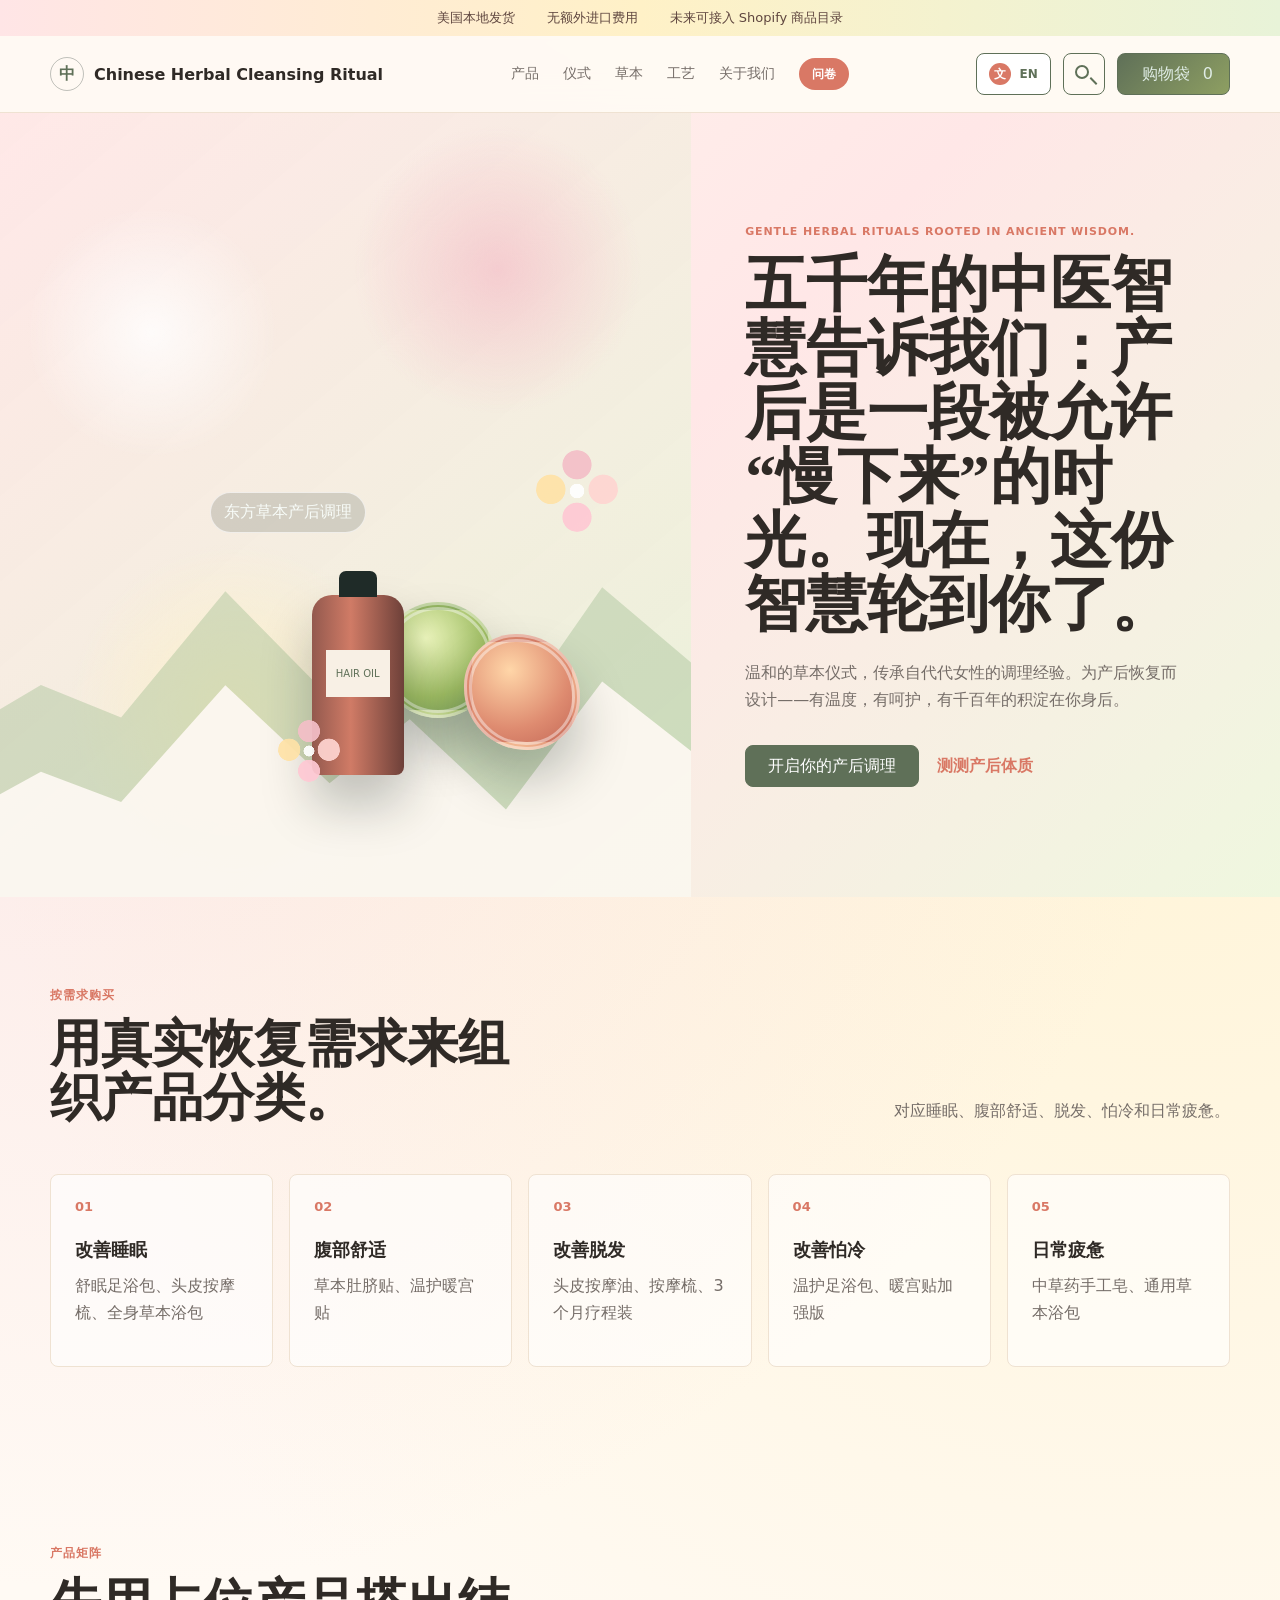
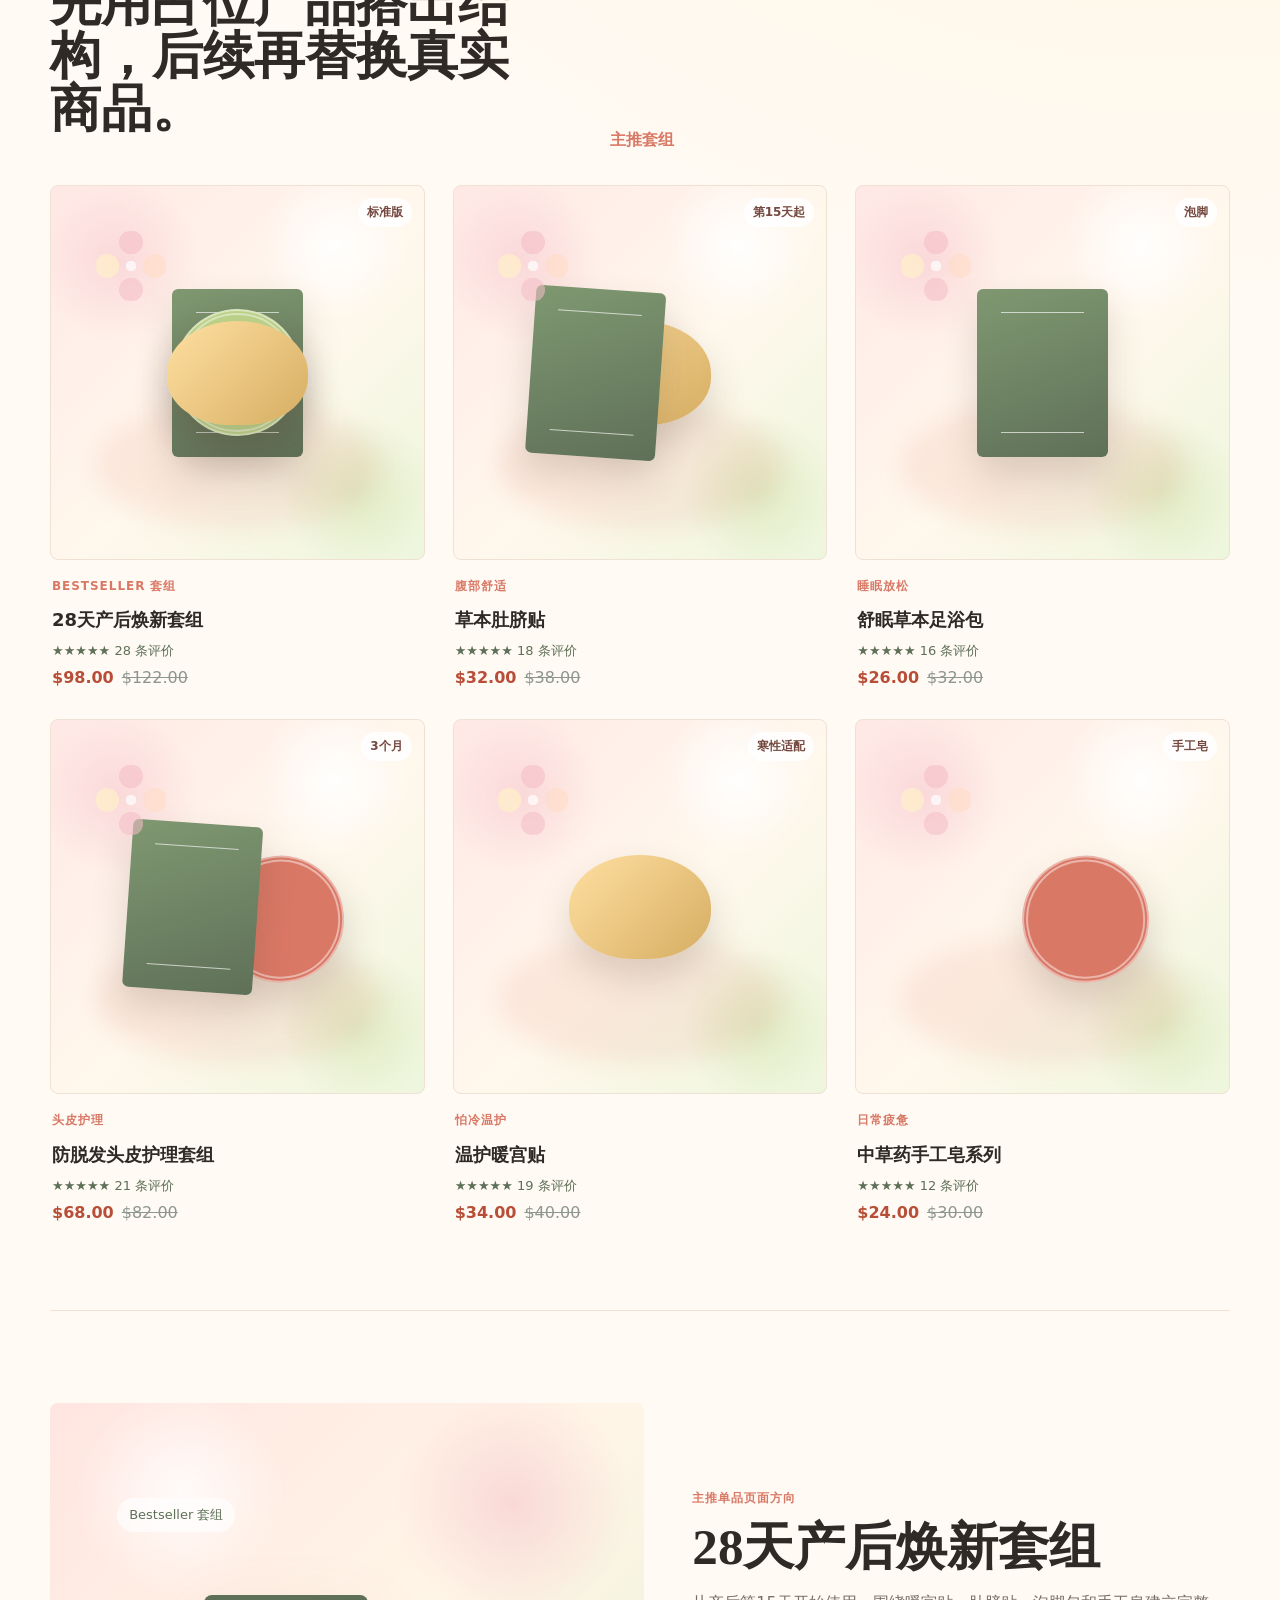
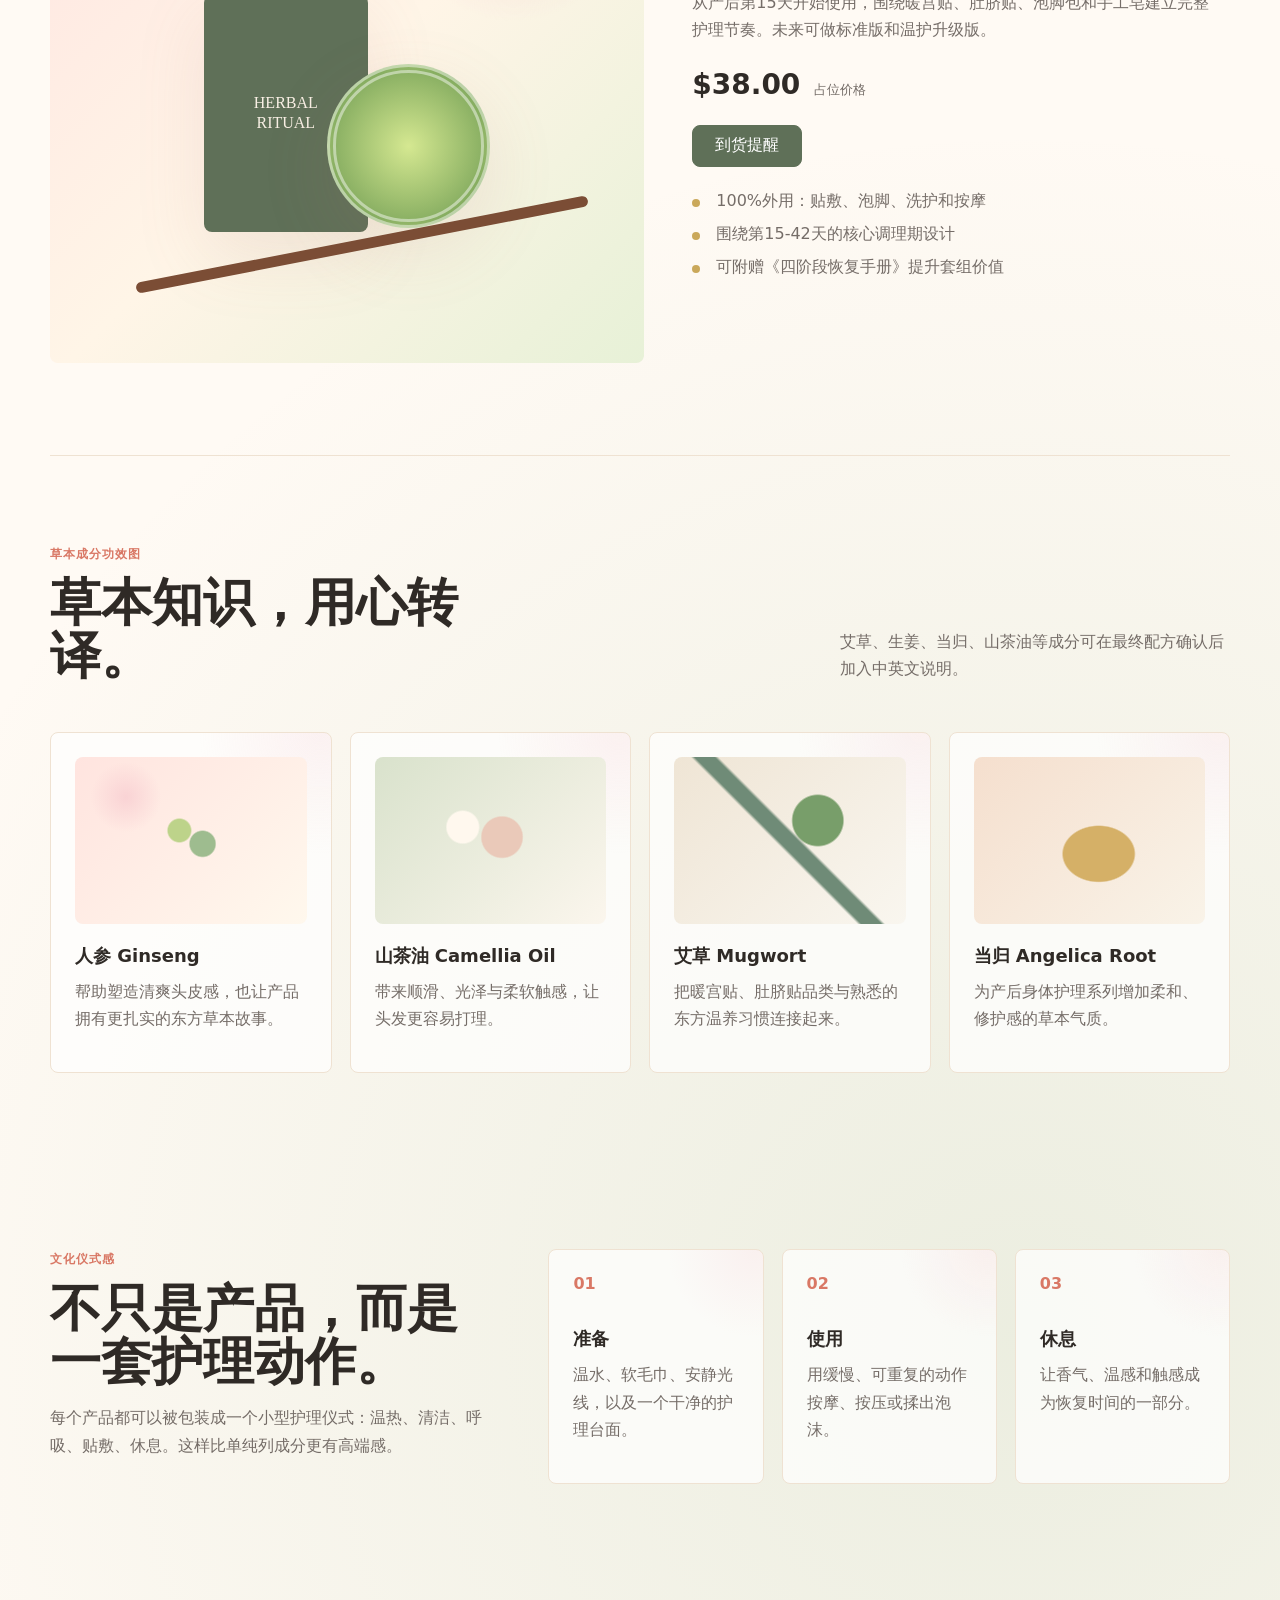
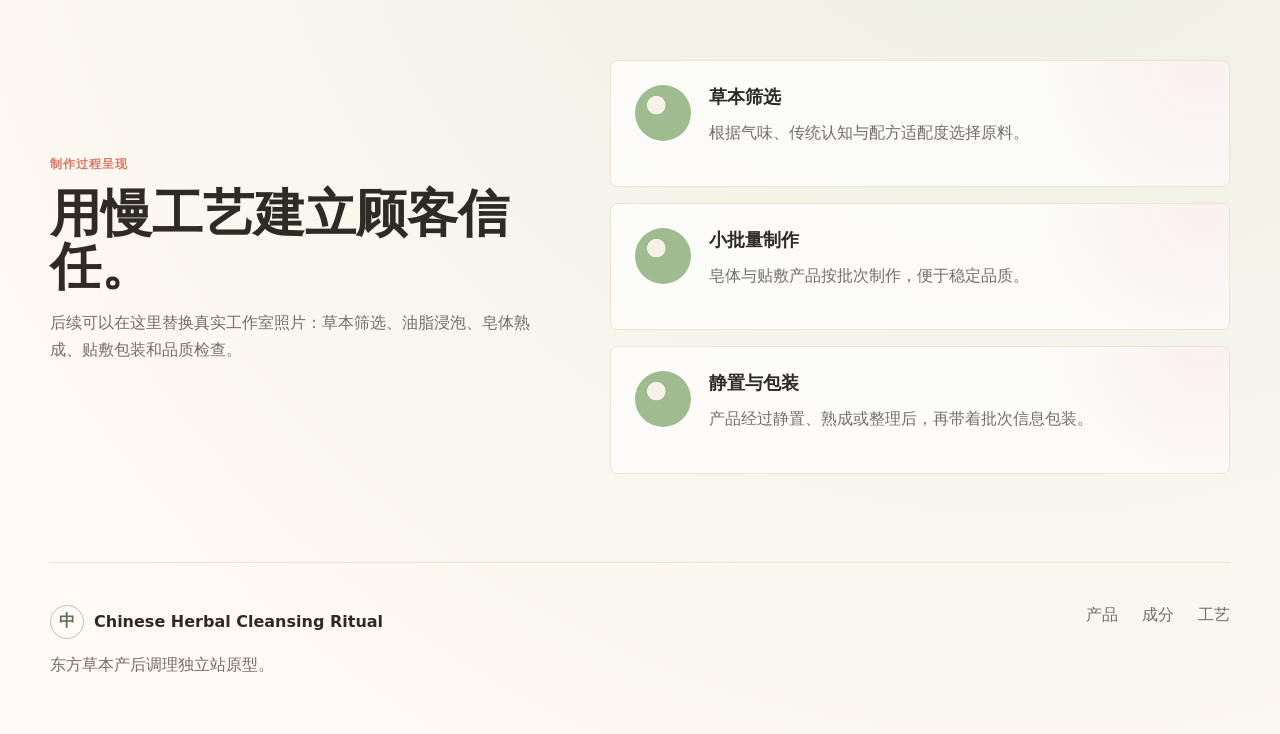
<file: index.html>
<!doctype html>
<html lang="zh-CN">
  <head>
    <meta charset="utf-8" />
    <meta name="viewport" content="width=device-width, initial-scale=1" />
    <title>Chinese Herbal Cleansing Ritual | 东方草本洁肤仪式</title>
    <meta
      name="description"
      content="A Shopify-ready storefront prototype for Eastern herbal postpartum hair, body, and ritual care."
    />
    <link rel="stylesheet" href="styles.css" />
  </head>
  <body>
    <header class="site-header">
      <div class="shipping-strip">
        <span data-i18n="shippingOne">美国本地发货</span>
        <span data-i18n="shippingTwo">无额外进口费用</span>
        <span data-i18n="shippingThree">未来可接入 Shopify 商品目录</span>
      </div>
      <nav class="nav" aria-label="Main navigation">
        <a class="brand" href="#top" aria-label="Chinese Herbal Cleansing Ritual home">
          <span class="brand-mark">中</span>
          <span data-i18n="brand">Chinese Herbal Cleansing Ritual</span>
        </a>
        <div class="nav-links">
          <a href="#shop" data-i18n="navShop">产品</a>
          <a href="#ritual" data-i18n="navRitual">仪式</a>
          <a href="#ingredients" data-i18n="navHerbs">草本</a>
          <a href="#process" data-i18n="navProcess">工艺</a>
          <a href="about.html" data-i18n="navStory">关于我们</a>
          <a class="survey-nav-link" href="survey.html" target="_blank" rel="noopener" aria-label="Open postpartum survey" data-i18n-title="surveyIconLabel">
            <span data-i18n="navSurvey">Survey</span>
          </a>
        </div>
        <div class="nav-actions">
          <button class="language-button" type="button" id="languageToggle" aria-label="Switch language">
            <span>文</span>
            <strong>EN</strong>
          </button>
          <button class="icon-button" type="button" aria-label="Search">
            <span aria-hidden="true"></span>
          </button>
          <button class="bag-button" type="button"><span data-i18n="cart">购物袋</span> <span>0</span></button>
        </div>
      </nav>
    </header>

    <main id="top">
      <section class="hero" aria-labelledby="hero-title">
        <div class="hero-visual" aria-hidden="true">
          <div class="mountain-layer layer-one"></div>
          <div class="mountain-layer layer-two"></div>
          <div class="hero-product">
            <span class="seal" data-i18n="heroSeal">东方草本仪式</span>
            <span class="soap soap-green"></span>
            <span class="soap soap-clay"></span>
            <span class="bottle"></span>
          </div>
        </div>
        <div class="hero-copy">
          <p class="eyebrow" data-i18n="heroEyebrow">给现代妈妈的东方草本护理</p>
          <h1 id="hero-title" data-i18n="heroTitle">把产后护理，变成安静而美的日常仪式。</h1>
          <p data-i18n="heroBody">
            A starter storefront for hair care, warming herbal patches, and hand-poured botanical
            soaps. Built around cultural storytelling, ingredient education, and calm trust.
          </p>
          <div class="hero-actions">
            <a class="primary-link" href="#shop" data-i18n="heroPrimary">查看产品矩阵</a>
            <a class="text-link" href="survey.html" target="_blank" rel="noopener" data-i18n="heroSecondary">测测产后体质</a>
          </div>
        </div>
      </section>

      <section class="section" id="benefits" aria-labelledby="benefits-title">
        <div class="section-heading">
          <div>
            <p class="eyebrow" data-i18n="benefitsEyebrow">Shop by benefit</p>
            <h2 id="benefits-title" data-i18n="benefitsTitle">Organize the store by what mothers feel.</h2>
          </div>
          <p class="heading-note" data-i18n="benefitsNote">This matches the brief: sleep, digestion, hair shedding, warmth, and daily fatigue.</p>
        </div>
        <div class="benefit-grid" id="benefitGrid"></div>
      </section>

      <section class="section" id="shop" aria-labelledby="shop-title">
        <div class="section-heading">
          <div>
            <p class="eyebrow" data-i18n="matrixEyebrow">产品矩阵</p>
            <h2 id="shop-title" data-i18n="matrixTitle">先用占位产品搭出结构，后续再替换真实商品。</h2>
          </div>
          <a class="text-link" href="#featured" data-i18n="featuredLink">主推单品</a>
        </div>

        <div class="product-grid" id="productGrid"></div>
      </section>

      <section class="featured-product" id="featured" aria-labelledby="featured-title">
        <div class="featured-media">
          <div class="product-stage">
            <span class="stage-label" data-i18n="stageLabel">未来主推 SKU</span>
            <span class="mock-pack pack-box">HERBAL<br />RITUAL</span>
            <span class="mock-pack pack-round"></span>
            <span class="mock-branch"></span>
          </div>
        </div>
        <div class="featured-copy">
          <p class="eyebrow" data-i18n="singleEyebrow">单品页面方向</p>
          <h2 id="featured-title" data-i18n="singleTitle">人参山茶产后洗护仪式套装</h2>
          <p data-i18n="singleBody">
            A sample product page block for a future shampoo bar or wash set. The story leads with
            origin, texture, and usage instead of promising a medical result.
          </p>
          <div class="price-row">
            <span>$38.00</span>
            <small data-i18n="placeholderPrice">占位价格</small>
          </div>
          <button class="primary-button" type="button" data-i18n="notify">到货提醒</button>
          <ul class="feature-list">
            <li data-i18n="singlePointOne">为产后洗发日设计的温和头皮清洁仪式</li>
            <li data-i18n="singlePointTwo">山茶油灵感来自东方护发光泽传统</li>
            <li data-i18n="singlePointThree">适合未来做套装、替换装与旅行盒组合</li>
          </ul>
        </div>
      </section>

      <section class="section ritual-band" id="ritual" aria-labelledby="ritual-title">
        <div>
          <p class="eyebrow" data-i18n="ritualEyebrow">文化仪式感</p>
          <h2 id="ritual-title" data-i18n="ritualTitle">不只是产品，而是一套护理动作。</h2>
          <p data-i18n="ritualBody">
            The storefront frames each item as a small care ritual: warm, rinse, breathe, wrap, rest.
            This creates a stronger premium feeling than simply listing ingredients.
          </p>
        </div>
        <div class="ritual-steps">
          <article>
            <span>01</span>
            <h3 data-i18n="stepOneTitle">准备</h3>
            <p data-i18n="stepOneBody">温水、软毛巾、安静光线，以及一个干净的护理台面。</p>
          </article>
          <article>
            <span>02</span>
            <h3 data-i18n="stepTwoTitle">使用</h3>
            <p data-i18n="stepTwoBody">用缓慢、可重复的动作按摩、按压或揉出泡沫。</p>
          </article>
          <article>
            <span>03</span>
            <h3 data-i18n="stepThreeTitle">休息</h3>
            <p data-i18n="stepThreeBody">让香气、温感和触感成为恢复时间的一部分。</p>
          </article>
        </div>
      </section>

      <section class="section" id="ingredients" aria-labelledby="ingredients-title">
        <div class="section-heading">
          <div>
            <p class="eyebrow" data-i18n="ingredientsEyebrow">草本成分功效图</p>
            <h2 id="ingredients-title" data-i18n="ingredientsTitle">用高端美妆的方式讲清中草药成分。</h2>
          </div>
          <p class="heading-note" data-i18n="ingredientsNote">确认最终配方后，可加入中英文对照成分说明。</p>
        </div>
        <div class="ingredient-grid">
          <article class="ingredient-card">
            <span class="ingredient-visual ginseng"></span>
            <h3 data-i18n="ginsengTitle">人参 Ginseng</h3>
            <p data-i18n="ginsengBody">帮助塑造清爽头皮感，也让产品拥有更扎实的东方草本故事。</p>
          </article>
          <article class="ingredient-card">
            <span class="ingredient-visual camellia"></span>
            <h3 data-i18n="camelliaTitle">山茶油 Camellia Oil</h3>
            <p data-i18n="camelliaBody">带来顺滑、光泽与柔软触感，让头发更容易打理。</p>
          </article>
          <article class="ingredient-card">
            <span class="ingredient-visual mugwort"></span>
            <h3 data-i18n="mugwortTitle">艾草 Mugwort</h3>
            <p data-i18n="mugwortBody">把暖宫贴、肚脐贴品类与熟悉的东方温养习惯连接起来。</p>
          </article>
          <article class="ingredient-card">
            <span class="ingredient-visual angelica"></span>
            <h3 data-i18n="angelicaTitle">当归 Angelica Root</h3>
            <p data-i18n="angelicaBody">为产后身体护理系列增加柔和、修护感的草本气质。</p>
          </article>
        </div>
      </section>

      <section class="section process" id="process" aria-labelledby="process-title">
        <div class="process-copy">
          <p class="eyebrow" data-i18n="processEyebrow">制作过程呈现</p>
          <h2 id="process-title" data-i18n="processTitle">用慢工艺建立顾客信任。</h2>
          <p data-i18n="processBody">
            Use this section for real workshop photos later: herb sorting, oil infusion, soap curing,
            patch packing, and quality checks.
          </p>
        </div>
        <div class="process-timeline">
          <article>
            <span></span>
            <h3 data-i18n="processOneTitle">草本筛选</h3>
            <p data-i18n="processOneBody">根据气味、传统认知与配方适配度选择原料。</p>
          </article>
          <article>
            <span></span>
            <h3 data-i18n="processTwoTitle">小批量制作</h3>
            <p data-i18n="processTwoBody">皂体与贴敷产品按批次制作，便于稳定品质。</p>
          </article>
          <article>
            <span></span>
            <h3 data-i18n="processThreeTitle">静置与包装</h3>
            <p data-i18n="processThreeBody">产品经过静置、熟成或整理后，再带着批次信息包装。</p>
          </article>
        </div>
      </section>

    </main>

    <footer class="footer">
      <div>
        <a class="brand" href="#top">
          <span class="brand-mark">中</span>
          <span data-i18n="brand">Chinese Herbal Cleansing Ritual</span>
        </a>
        <p data-i18n="footerNote">东方草本护理独立站原型。</p>
      </div>
      <div class="footer-links">
        <a href="#shop" data-i18n="footerProducts">产品</a>
        <a href="#ingredients" data-i18n="footerIngredients">成分</a>
        <a href="#process" data-i18n="footerProcess">工艺</a>
      </div>
    </footer>

    <script src="script.js"></script>
  </body>
</html>
</file>
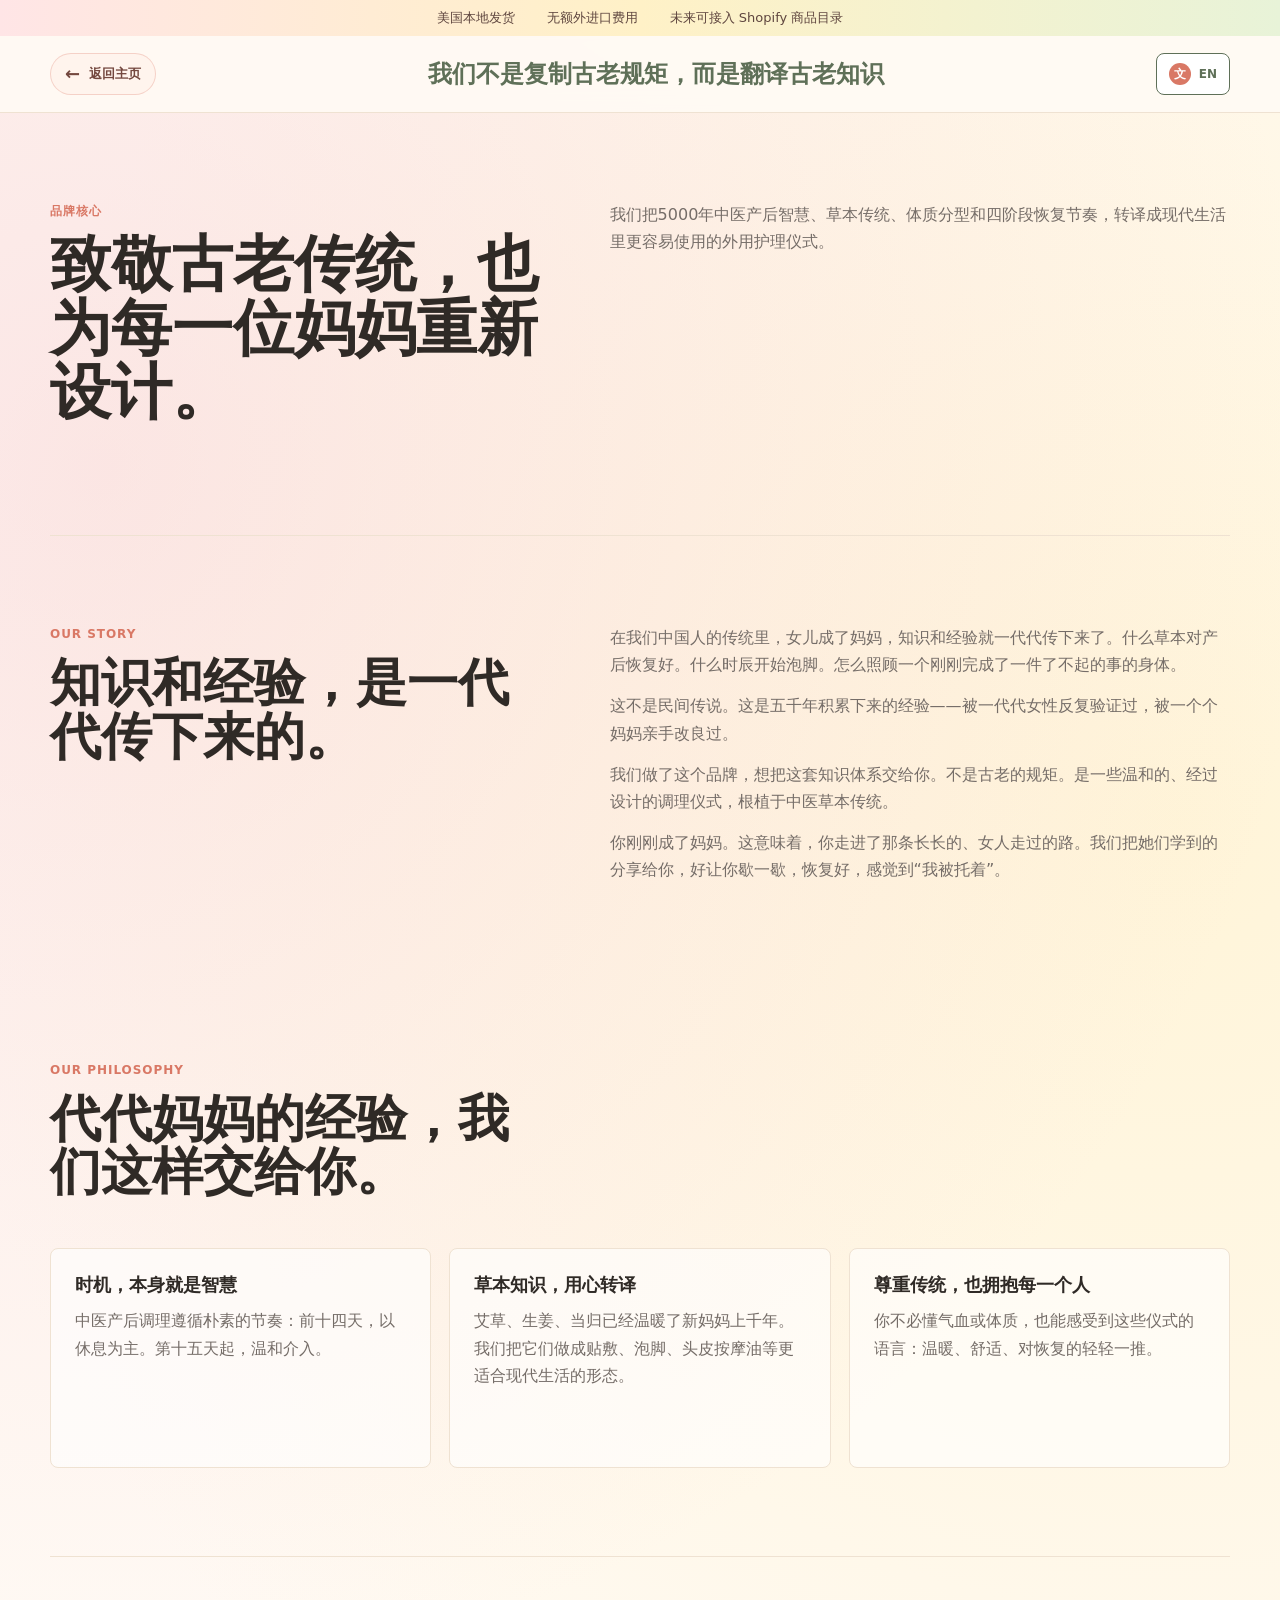
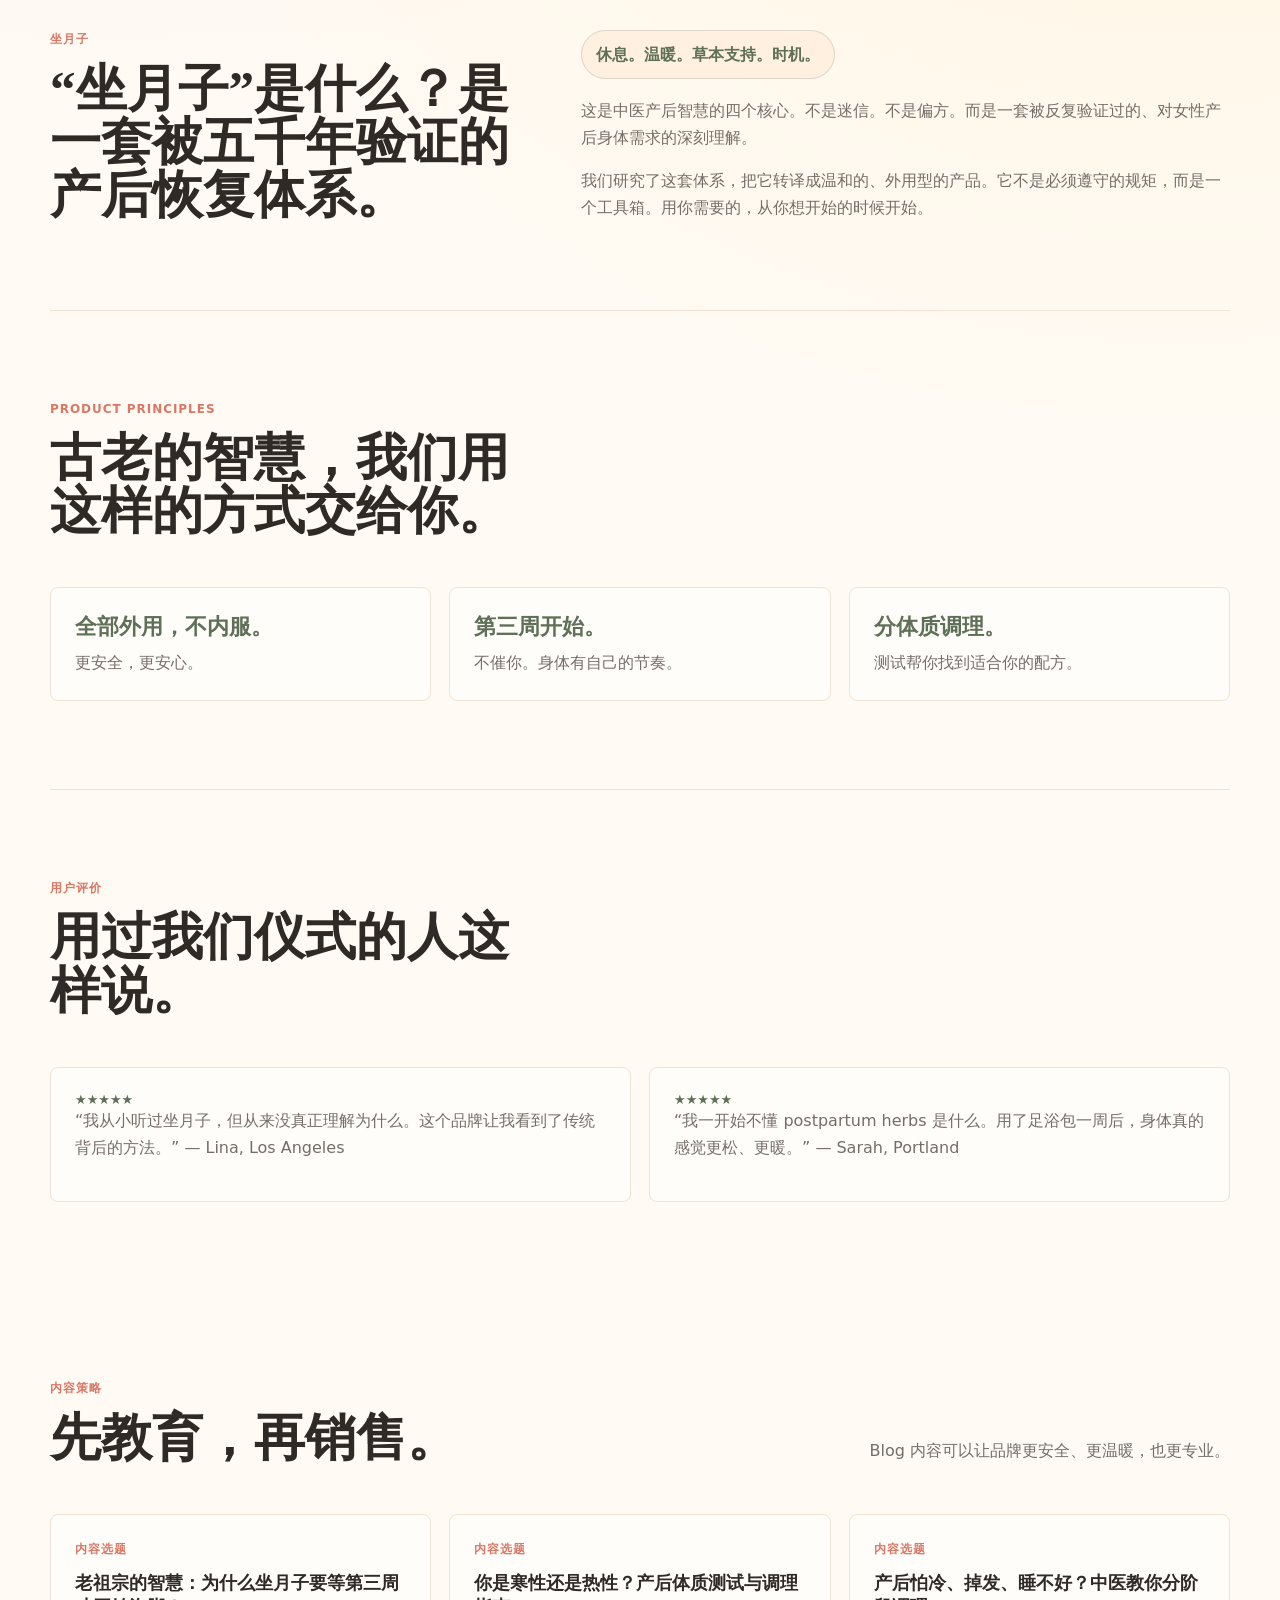
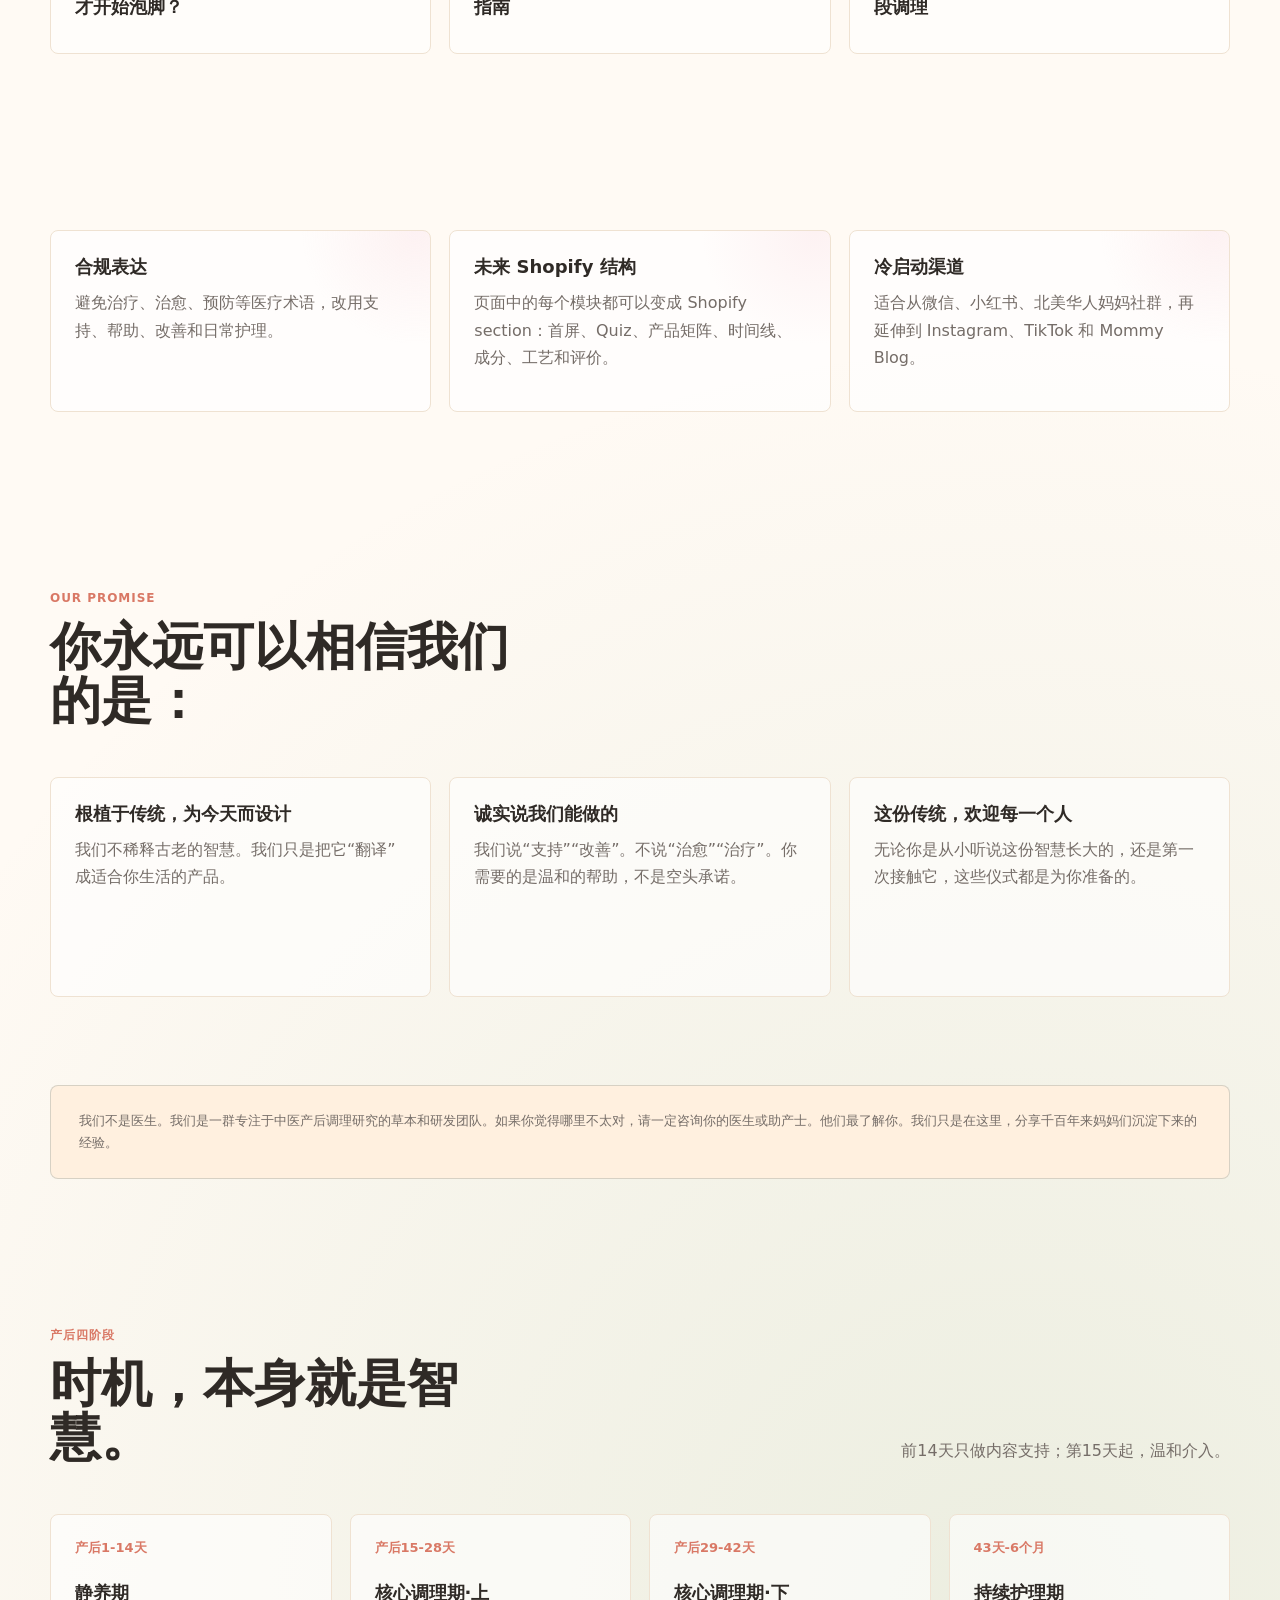
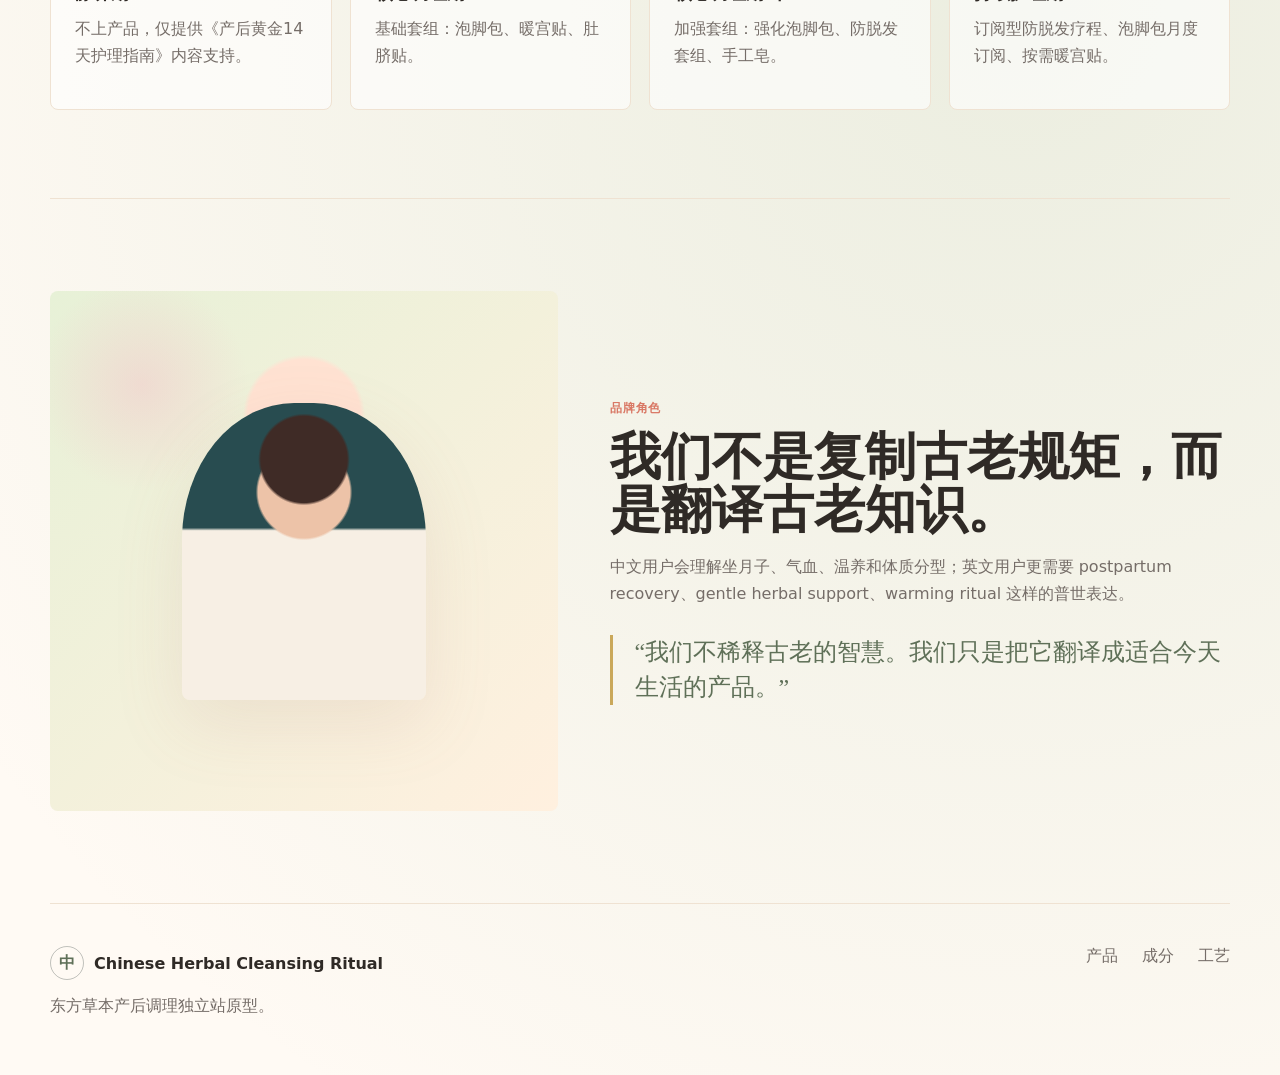
<file: about.html>
<!doctype html>
<html lang="zh-CN">
  <head>
    <meta charset="utf-8" />
    <meta name="viewport" content="width=device-width, initial-scale=1" />
    <title>About Us | Chinese Herbal Cleansing Ritual</title>
    <meta
      name="description"
      content="About Chinese Herbal Cleansing Ritual and its Eastern herbal postpartum care philosophy."
    />
    <link rel="stylesheet" href="styles.css" />
  </head>
  <body class="about-page">
    <header class="site-header">
      <div class="shipping-strip">
        <span data-i18n="shippingOne">美国本地发货</span>
        <span data-i18n="shippingTwo">无额外进口费用</span>
        <span data-i18n="shippingThree">未来可接入 Shopify 商品目录</span>
      </div>
      <nav class="nav about-nav" aria-label="About navigation">
        <a class="back-home-link" href="index.html" aria-label="Back to homepage">
          <span aria-hidden="true">←</span>
          <strong data-i18n="backHome">返回主页</strong>
        </a>
        <p class="about-nav-slogan" data-i18n="aboutHeaderSlogan">我们不是复制古老规矩，而是翻译古老知识</p>
        <div class="nav-actions">
          <button class="language-button" type="button" id="languageToggle" aria-label="Switch language">
            <span>文</span>
            <strong>EN</strong>
          </button>
        </div>
      </nav>
    </header>

    <main id="top">
      <section class="section intro-grid" aria-label="Brand positioning">
        <div>
          <p class="eyebrow" data-i18n="introEyebrow">品牌核心</p>
          <h1 data-i18n="introTitle">Honoring an ancient tradition. Designed for every mother.</h1>
        </div>
        <p data-i18n="introBody"></p>
      </section>

      <section class="section story-welcome" aria-labelledby="welcome-title">
        <div>
          <p class="eyebrow" data-i18n="welcomeEyebrow">Our Story</p>
          <h2 id="welcome-title" data-i18n="welcomeTitle">Knowledge passed from hand to hand.</h2>
        </div>
        <div class="story-copy">
          <p data-i18n="welcomeOne"></p>
          <p data-i18n="welcomeTwo"></p>
          <p data-i18n="welcomeThree"></p>
          <p data-i18n="welcomeFour"></p>
        </div>
      </section>

      <section class="section" aria-labelledby="philosophy-title">
        <div class="section-heading">
          <div>
            <p class="eyebrow" data-i18n="philosophyEyebrow">Our Philosophy</p>
            <h2 id="philosophy-title" data-i18n="philosophyTitle">What generations have learned.</h2>
          </div>
        </div>
        <div class="promise-grid" id="philosophyGrid"></div>
      </section>

      <section class="section timeline-section" id="timeline" aria-labelledby="timeline-title">
        <div class="section-heading">
          <div>
            <p class="eyebrow" data-i18n="timelineEyebrow">Postpartum timeline</p>
            <h2 id="timeline-title" data-i18n="timelineTitle">Products begin from day 15.</h2>
          </div>
          <p class="heading-note" data-i18n="timelineNote"></p>
        </div>
        <div class="timeline-grid" id="timelineGrid"></div>
      </section>

      <section class="wisdom-section" aria-labelledby="wisdom-title">
        <div>
          <p class="eyebrow" data-i18n="wisdomEyebrow">Sitting the Month</p>
          <h2 id="wisdom-title" data-i18n="wisdomTitle">A 5,000-year-old system of postpartum care.</h2>
        </div>
        <div>
          <p class="wisdom-pill" data-i18n="wisdomPill">Rest. Warmth. Herbal support. Timing.</p>
          <p data-i18n="wisdomBodyOne"></p>
          <p data-i18n="wisdomBodyTwo"></p>
        </div>
      </section>

      <section class="section principles-section" aria-labelledby="principles-title">
        <div class="section-heading">
          <div>
            <p class="eyebrow" data-i18n="principlesEyebrow">Product Principles</p>
            <h2 id="principles-title" data-i18n="principlesTitle">Ancient wisdom, modern rituals.</h2>
          </div>
        </div>
        <div class="principle-list" id="principleList"></div>
      </section>

      <section class="founder" id="story" aria-labelledby="story-title">
        <div class="founder-portrait" aria-hidden="true">
          <span></span>
        </div>
        <div>
          <p class="eyebrow" data-i18n="founderEyebrow">品牌角色</p>
          <h2 id="story-title" data-i18n="founderTitle">We translate ancient knowledge.</h2>
          <p data-i18n="founderBody"></p>
          <blockquote data-i18n="founderQuote"></blockquote>
        </div>
      </section>

      <section class="section testimonials" aria-labelledby="reviews-title">
        <div class="section-heading">
          <div>
            <p class="eyebrow" data-i18n="reviewsEyebrow">Testimonials</p>
            <h2 id="reviews-title" data-i18n="reviewsTitle">From mothers who have used our rituals.</h2>
          </div>
        </div>
        <div class="review-grid" id="reviewGrid"></div>
      </section>

      <section class="section blog-preview" aria-labelledby="blog-title">
        <div class="section-heading">
          <div>
            <p class="eyebrow" data-i18n="blogEyebrow">Content strategy</p>
            <h2 id="blog-title" data-i18n="blogTitle">Education before selling.</h2>
          </div>
          <p class="heading-note" data-i18n="blogNote"></p>
        </div>
        <div class="blog-grid" id="blogGrid"></div>
      </section>

      <section class="section detail-grid" aria-label="Store details">
        <article>
          <h3 data-i18n="detailOneTitle">合规表达</h3>
          <p data-i18n="detailOneBody"></p>
        </article>
        <article>
          <h3 data-i18n="detailTwoTitle">未来 Shopify 结构</h3>
          <p data-i18n="detailTwoBody"></p>
        </article>
        <article>
          <h3 data-i18n="detailThreeTitle">冷启动渠道</h3>
          <p data-i18n="detailThreeBody"></p>
        </article>
      </section>

      <section class="section" aria-labelledby="promise-title">
        <div class="section-heading">
          <div>
            <p class="eyebrow" data-i18n="promiseEyebrow">Our Promise</p>
            <h2 id="promise-title" data-i18n="promiseTitle">What you can always count on from us.</h2>
          </div>
        </div>
        <div class="promise-grid" id="promiseGrid"></div>
      </section>

      <section class="disclaimer" aria-label="Medical disclaimer">
        <p data-i18n="disclaimerText"></p>
      </section>
    </main>

    <footer class="footer">
      <div>
        <a class="brand" href="index.html">
          <span class="brand-mark">中</span>
          <span data-i18n="brand">Chinese Herbal Cleansing Ritual</span>
        </a>
        <p data-i18n="footerNote">东方草本产后调理独立站原型。</p>
      </div>
      <div class="footer-links">
        <a href="index.html#shop" data-i18n="footerProducts">产品</a>
        <a href="index.html#ingredients" data-i18n="footerIngredients">成分</a>
        <a href="index.html#process" data-i18n="footerProcess">工艺</a>
      </div>
    </footer>

    <script src="script.js"></script>
  </body>
</html>
</file>
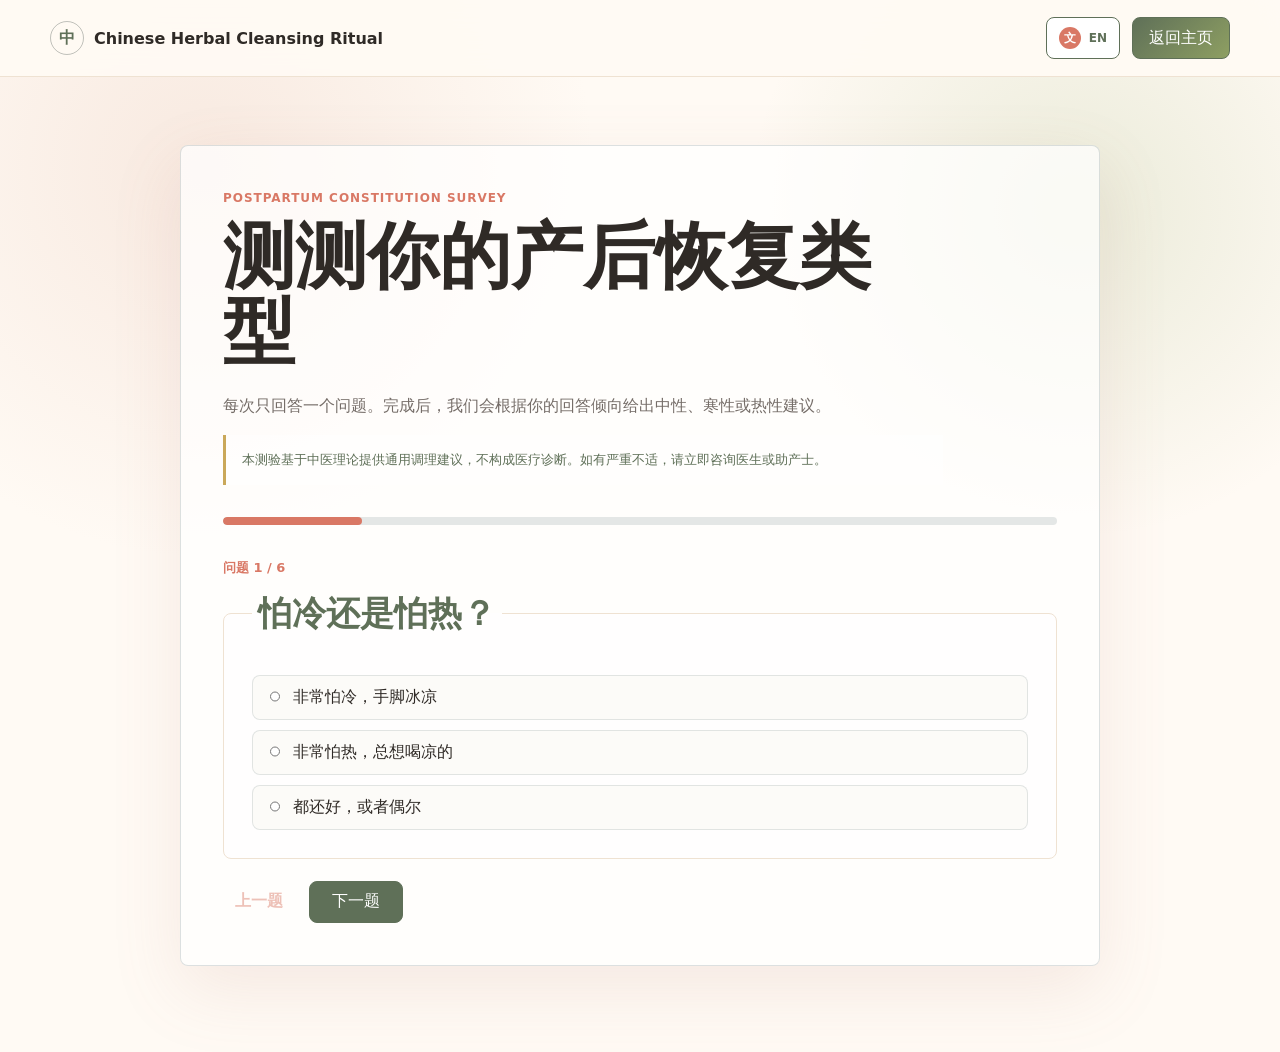
<file: survey.html>
<!doctype html>
<html lang="zh-CN">
  <head>
    <meta charset="utf-8" />
    <meta name="viewport" content="width=device-width, initial-scale=1" />
    <title>Postpartum Survey | Chinese Herbal Cleansing Ritual</title>
    <meta
      name="description"
      content="A one-question-at-a-time postpartum body tendency survey for Chinese Herbal Cleansing Ritual."
    />
    <link rel="stylesheet" href="styles.css" />
  </head>
  <body class="survey-page">
    <header class="site-header">
      <nav class="nav" aria-label="Survey navigation">
        <a class="brand" href="index.html">
          <span class="brand-mark">中</span>
          <span>Chinese Herbal Cleansing Ritual</span>
        </a>
        <div class="nav-actions">
          <button class="language-button" type="button" id="surveyLanguageToggle" aria-label="Switch language">
            <span>文</span>
            <strong>EN</strong>
          </button>
          <a class="bag-button survey-home-link" href="index.html" data-i18n="backHome">返回主页</a>
        </div>
      </nav>
    </header>

    <main class="survey-shell">
      <section class="survey-card-page" aria-labelledby="survey-title">
        <div class="survey-card-head">
          <p class="eyebrow" data-i18n="eyebrow">Postpartum Constitution Survey</p>
          <h1 id="survey-title" data-i18n="title">测测你的产后恢复类型</h1>
          <p data-i18n="intro">
            每次只回答一个问题。完成后，我们会根据你的回答倾向给出中性、寒性或热性建议。
          </p>
          <p class="survey-note" data-i18n="disclaimer">
            本测验基于中医理论提供通用调理建议，不构成医疗诊断。如有严重不适，请立即咨询医生或助产士。
          </p>
        </div>

        <div class="survey-progress" aria-hidden="true">
          <span id="surveyProgressBar"></span>
        </div>

        <form id="stepSurveyForm" class="step-survey-form">
          <div id="stepQuestion"></div>
          <div class="survey-actions">
            <button class="text-button" type="button" id="prevQuestion" data-i18n="previous">上一题</button>
            <button class="primary-button" type="button" id="nextQuestion" data-i18n="next">下一题</button>
          </div>
        </form>

        <div class="survey-result" id="stepSurveyResult" aria-live="polite"></div>
      </section>
    </main>

    <script src="survey.js"></script>
  </body>
</html>
</file>
<file: styles.css>
:root {
  color-scheme: light;
  --ink: #2f2a26;
  --muted: #756d68;
  --paper: #fffaf4;
  --white: #ffffff;
  --sage: #9ebc8f;
  --deep: #5f7058;
  --moss: #bdd38a;
  --petal: #f4bfc8;
  --blush: #fde4df;
  --lily: #fff1c7;
  --clay: #d97865;
  --gold: #caa85a;
  --line: #efe2d2;
  --shadow: 0 24px 70px rgba(180, 118, 107, 0.13);
  --radius: 8px;
  font-family:
    Inter, "Noto Sans SC", "Microsoft YaHei", ui-sans-serif, system-ui, -apple-system,
    BlinkMacSystemFont, "Segoe UI", sans-serif;
}

* {
  box-sizing: border-box;
}

html {
  scroll-behavior: smooth;
}

body {
  margin: 0;
  background:
    radial-gradient(circle at 8% 8%, rgba(244, 191, 200, 0.34), transparent 22%),
    radial-gradient(circle at 92% 14%, rgba(255, 241, 199, 0.62), transparent 24%),
    radial-gradient(circle at 80% 82%, rgba(158, 188, 143, 0.2), transparent 26%),
    var(--paper);
  color: var(--ink);
}

main {
  display: flex;
  flex-direction: column;
}

body.about-page main > * {
  order: initial;
}

body.survey-page {
  min-height: 100vh;
  background:
    radial-gradient(circle at 16% 16%, rgba(234, 201, 185, 0.34), transparent 28%),
    radial-gradient(circle at 84% 20%, rgba(154, 176, 111, 0.2), transparent 24%),
    var(--paper);
}

a {
  color: inherit;
  text-decoration: none;
}

button {
  font: inherit;
}

.site-header {
  position: sticky;
  top: 0;
  z-index: 10;
  background: rgba(255, 250, 244, 0.94);
  border-bottom: 1px solid var(--line);
  backdrop-filter: blur(16px);
}

.shipping-strip {
  display: flex;
  justify-content: center;
  gap: 32px;
  padding: 9px 20px;
  color: #5f463f;
  background: linear-gradient(90deg, #ffe5e6, #fff1c7, #e8f3d8);
  font-size: 13px;
}

.nav,
.footer,
.section,
.quiz-panel,
.disclaimer,
.wisdom-section,
.final-cta,
.featured-product,
.founder {
  width: min(1180px, calc(100% - 36px));
  margin-inline: auto;
}

.nav {
  min-height: 76px;
  display: flex;
  align-items: center;
  justify-content: space-between;
  gap: 24px;
}

.about-nav {
  grid-template-columns: auto minmax(0, 1fr) auto;
}

.back-home-link {
  display: inline-flex;
  min-height: 42px;
  align-items: center;
  gap: 9px;
  padding: 0 14px;
  border: 1px solid rgba(217, 120, 101, 0.28);
  border-radius: 999px;
  color: #74483f;
  background: #fff4ed;
  font-size: 13px;
  font-weight: 820;
  white-space: nowrap;
}

.back-home-link span {
  font-size: 18px;
  line-height: 1;
}

.about-nav-slogan {
  margin: 0;
  color: var(--deep);
  font-family: Georgia, "Times New Roman", "Noto Serif SC", serif;
  font-size: clamp(16px, 2.4vw, 24px);
  font-weight: 640;
  line-height: 1.25;
  text-align: center;
  overflow-wrap: anywhere;
}

.brand {
  display: inline-flex;
  align-items: center;
  gap: 10px;
  font-weight: 760;
  letter-spacing: 0;
}

.brand-mark {
  display: grid;
  width: 34px;
  height: 34px;
  place-items: center;
  border: 1px solid rgba(31, 43, 40, 0.28);
  border-radius: 50%;
  color: var(--deep);
  font-family: Georgia, serif;
}

.nav-links {
  display: flex;
  align-items: center;
  gap: 24px;
  color: var(--muted);
  font-size: 14px;
}

.nav-links a:hover,
.text-link:hover {
  color: var(--deep);
}

.survey-nav-link {
  display: inline-flex;
  width: auto;
  height: 32px;
  align-items: center;
  justify-content: center;
  padding: 0 12px;
  border: 1px solid rgba(217, 120, 101, 0.34);
  border-radius: 999px;
  color: var(--white);
  background: var(--clay);
  font-size: 12px;
  font-weight: 840;
}

.survey-nav-link:hover {
  color: var(--white);
  transform: translateY(-1px);
}

.nav-actions {
  display: flex;
  align-items: center;
  gap: 12px;
}

.icon-button,
.language-button,
.bag-button,
.primary-button,
.primary-link {
  min-height: 42px;
  border: 1px solid var(--deep);
  border-radius: var(--radius);
  cursor: pointer;
}

.icon-button {
  width: 42px;
  background: transparent;
  position: relative;
}

.language-button {
  display: inline-flex;
  align-items: center;
  gap: 8px;
  padding: 0 12px;
  color: var(--deep);
  background: var(--white);
}

.language-button span {
  display: grid;
  width: 22px;
  height: 22px;
  place-items: center;
  border-radius: 50%;
  color: var(--white);
  background: var(--clay);
  font-size: 12px;
  font-weight: 800;
}

.language-button strong {
  font-size: 12px;
}

.icon-button span,
.icon-button::after {
  position: absolute;
  content: "";
  display: block;
}

.icon-button span {
  width: 14px;
  height: 14px;
  border: 2px solid var(--deep);
  border-radius: 50%;
  top: 11px;
  left: 11px;
}

.icon-button::after {
  width: 9px;
  height: 2px;
  background: var(--deep);
  transform: rotate(45deg);
  top: 26px;
  left: 25px;
}

.bag-button {
  padding: 0 16px;
  color: var(--white);
  background: linear-gradient(135deg, var(--deep), #8e9f62);
}

.bag-button span {
  margin-left: 8px;
  color: #dfece5;
}

.hero {
  min-height: calc(100vh - 116px);
  display: grid;
  grid-template-columns: minmax(0, 1.08fr) minmax(320px, 0.92fr);
  grid-template-areas: "hero-image hero-text";
  align-items: center;
  position: relative;
  overflow: hidden;
  background: linear-gradient(135deg, #fff7ef, #ffe7e7 48%, #eff7df);
}

.hero-visual {
  grid-area: hero-image;
  min-height: calc(100vh - 116px);
  position: relative;
  order: 0;
  overflow: hidden;
  background:
    radial-gradient(circle at 22% 28%, rgba(255, 255, 255, 0.82), transparent 16%),
    radial-gradient(circle at 72% 20%, rgba(244, 191, 200, 0.7), transparent 18%),
    radial-gradient(circle at 34% 76%, rgba(255, 241, 199, 0.78), transparent 22%),
    linear-gradient(140deg, rgba(255, 231, 231, 0.94), rgba(232, 243, 216, 0.88)),
    linear-gradient(180deg, #fff8ed, #f8eadf);
}

.mountain-layer {
  position: absolute;
  inset: auto -8% 0;
  height: 52%;
  opacity: 0.8;
  clip-path: polygon(0 62%, 12% 48%, 22% 56%, 35% 25%, 48% 51%, 58% 34%, 70% 58%, 82% 24%, 100% 54%, 100% 100%, 0 100%);
}

.layer-one {
  background: rgba(158, 188, 143, 0.5);
}

.layer-two {
  bottom: -9%;
  height: 48%;
  background: rgba(255, 250, 244, 0.9);
  opacity: 1;
}

.hero-product {
  position: absolute;
  right: 10%;
  bottom: 12%;
  width: min(420px, 62%);
  aspect-ratio: 1 / 0.84;
  border-radius: 50% 50% 8px 8px;
}

.hero-product::before,
.hero-product::after {
  position: absolute;
  content: "";
  display: block;
  border-radius: 50%;
  background:
    radial-gradient(circle at 50% 50%, #fff 0 12%, transparent 13%),
    radial-gradient(circle at 50% 18%, var(--petal) 0 18%, transparent 19%),
    radial-gradient(circle at 82% 48%, #ffd5d1 0 18%, transparent 19%),
    radial-gradient(circle at 50% 82%, #ffc9d4 0 18%, transparent 19%),
    radial-gradient(circle at 18% 48%, #ffe2a7 0 18%, transparent 19%);
  opacity: 0.92;
}

.hero-product::before {
  width: 82px;
  height: 82px;
  right: 1%;
  top: 0;
}

.hero-product::after {
  width: 62px;
  height: 62px;
  left: 18%;
  bottom: 6%;
}

.seal {
  position: absolute;
  left: 2%;
  top: 12%;
  padding: 9px 13px;
  border: 1px solid rgba(255, 255, 255, 0.65);
  color: #f7fbf7;
  background: rgba(31, 43, 40, 0.16);
  border-radius: 999px;
  font-family: Georgia, serif;
}

.soap,
.bottle {
  position: absolute;
  display: block;
  box-shadow: 0 30px 50px rgba(21, 33, 29, 0.25);
}

.soap {
  width: 116px;
  height: 116px;
  border-radius: 50%;
  border: 8px double rgba(255, 255, 255, 0.42);
}

.soap-green {
  right: 30%;
  bottom: 24%;
  background: radial-gradient(circle at 38% 28%, #eef7be, #9ebc63 62%, #74995a);
}

.soap-clay {
  right: 10%;
  bottom: 15%;
  border-radius: 45% 55% 46% 54%;
  background: radial-gradient(circle at 38% 28%, #ffd6a8, #de8b70 62%, #c56a58);
}

.bottle {
  right: 52%;
  bottom: 8%;
  width: 92px;
  height: 180px;
  border-radius: 20px 20px 8px 8px;
  background: linear-gradient(90deg, #93594e, #d07b66 42%, #6d4039);
}

.bottle::before {
  position: absolute;
  content: "";
  width: 38px;
  height: 26px;
  left: 27px;
  top: -24px;
  border-radius: 7px 7px 0 0;
  background: #1f2b28;
}

.bottle::after {
  position: absolute;
  content: "HAIR OIL";
  inset: 55px 14px auto;
  padding: 18px 6px;
  text-align: center;
  color: var(--deep);
  background: #f8f0e5;
  font-size: 10px;
  letter-spacing: 0;
}

.hero-copy {
  grid-area: hero-text;
  order: 1;
  padding: 80px min(8vw, 90px) 80px 54px;
}

.eyebrow {
  margin: 0 0 12px;
  color: var(--clay);
  font-size: 12px;
  font-weight: 760;
  letter-spacing: 0.08em;
  text-transform: uppercase;
}

h1,
h2,
h3,
p {
  margin-top: 0;
}

h1,
h2 {
  font-family: Georgia, "Times New Roman", serif;
  font-weight: 620;
  line-height: 1.04;
  letter-spacing: 0;
}

h1 {
  max-width: 680px;
  margin-bottom: 22px;
  font-size: clamp(36px, 4.8vw, 66px);
}

html[lang="en"] .hero h1 {
  max-width: 760px;
  font-size: clamp(30px, 3.4vw, 48px);
  line-height: 1.08;
}

h2 {
  margin-bottom: 16px;
  font-size: clamp(32px, 4vw, 56px);
}

h3 {
  margin-bottom: 10px;
  font-size: 18px;
}

p {
  color: var(--muted);
  line-height: 1.7;
}

.hero-copy p:not(.eyebrow) {
  max-width: 560px;
  font-size: 16px;
}

.hero-copy .eyebrow {
  font-size: 11px;
}

.hero-actions {
  display: flex;
  flex-wrap: wrap;
  align-items: center;
  gap: 18px;
  margin-top: 32px;
}

.primary-link,
.primary-button {
  display: inline-flex;
  align-items: center;
  justify-content: center;
  padding: 0 22px;
  color: var(--white);
  background: var(--deep);
}

.text-link {
  color: var(--clay);
  font-weight: 700;
}

.section {
  padding: 88px 0;
}

.hero {
  order: 0;
}

#benefits {
  order: 1;
}

#shop {
  order: 2;
}

#featured {
  order: 3;
}

#ingredients {
  order: 4;
}

#ritual {
  order: 5;
}

#process {
  order: 6;
}

#timeline {
  order: 7;
}

.testimonials {
  order: 8;
}

.blog-preview {
  order: 9;
}

.detail-grid {
  order: 10;
}

.intro-grid {
  order: 11;
}

.story-welcome {
  order: 12;
}

section[aria-labelledby="philosophy-title"] {
  order: 13;
}

.wisdom-section {
  order: 14;
}

.principles-section {
  order: 15;
}

#story {
  order: 16;
}

section[aria-labelledby="promise-title"] {
  order: 17;
}

.final-cta {
  order: 18;
}

.disclaimer {
  order: 19;
}

.quiz-panel {
  display: grid;
  grid-template-columns: minmax(280px, 0.58fr) minmax(0, 1.42fr);
  gap: 38px;
  align-items: start;
  margin-top: 72px;
  margin-bottom: 16px;
  padding: 42px;
  border: 1px solid rgba(38, 69, 74, 0.18);
  border-radius: var(--radius);
  background:
    radial-gradient(circle at 92% 8%, rgba(195, 154, 83, 0.16), transparent 24%),
    linear-gradient(135deg, rgba(255, 255, 255, 0.74), rgba(234, 201, 185, 0.28));
}

.quiz-panel h2 {
  margin-bottom: 12px;
}

.survey-note {
  padding: 14px 16px;
  border-left: 3px solid var(--gold);
  color: var(--deep);
  background: rgba(255, 255, 255, 0.54);
  font-size: 13px;
}

.survey-form {
  display: grid;
  gap: 22px;
}

.survey-questions {
  display: grid;
  gap: 16px;
}

.question-card {
  min-width: 0;
  margin: 0;
  padding: 20px;
  border: 1px solid var(--line);
  border-radius: var(--radius);
  background: rgba(255, 255, 255, 0.72);
}

.question-card legend {
  padding: 0 6px;
  color: var(--deep);
  font-weight: 800;
}

.answer-list {
  display: grid;
  gap: 10px;
  margin-top: 14px;
}

.answer-list label {
  display: grid;
  grid-template-columns: 18px minmax(0, 1fr);
  gap: 10px;
  align-items: start;
  padding: 11px 12px;
  border: 1px solid rgba(38, 69, 74, 0.12);
  border-radius: var(--radius);
  background: rgba(251, 250, 246, 0.76);
  cursor: pointer;
}

.answer-list input {
  margin-top: 3px;
  accent-color: var(--deep);
}

.survey-actions {
  display: flex;
  flex-wrap: wrap;
  gap: 14px;
  align-items: center;
}

.text-button {
  min-height: 42px;
  padding: 0 12px;
  border: 0;
  color: var(--clay);
  background: transparent;
  font-weight: 800;
  cursor: pointer;
}

.survey-result {
  display: none;
  padding: 24px;
  border-radius: var(--radius);
  color: var(--white);
  background: var(--deep);
}

.survey-result.is-visible {
  display: block;
}

.survey-result p,
.survey-result .eyebrow {
  color: #e7f0eb;
}

.survey-result h3 {
  color: var(--white);
  font-size: 24px;
}

.survey-shell {
  width: min(920px, calc(100% - 36px));
  margin: 0 auto;
  padding: 68px 0 86px;
}

.survey-card-page {
  padding: 42px;
  border: 1px solid rgba(38, 69, 74, 0.16);
  border-radius: var(--radius);
  background: rgba(255, 255, 255, 0.72);
  box-shadow: var(--shadow);
}

.survey-card-head {
  max-width: 720px;
}

.survey-card-head h1 {
  font-size: clamp(40px, 6vw, 72px);
}

.survey-progress {
  height: 8px;
  margin: 32px 0;
  overflow: hidden;
  border-radius: 999px;
  background: rgba(38, 69, 74, 0.12);
}

.survey-progress span {
  display: block;
  width: 0;
  height: 100%;
  border-radius: inherit;
  background: var(--clay);
  transition: width 180ms ease;
}

.step-survey-form {
  display: grid;
  gap: 22px;
}

.question-count {
  margin-bottom: 14px;
  color: var(--clay);
  font-size: 13px;
  font-weight: 820;
}

.single-question {
  padding: 28px;
}

.single-question legend {
  font-size: clamp(22px, 3vw, 34px);
  font-family: Georgia, "Times New Roman", serif;
  line-height: 1.15;
}

button:disabled {
  cursor: not-allowed;
  opacity: 0.45;
}

.survey-home-link {
  display: inline-flex;
  align-items: center;
}

.score-row {
  display: flex;
  flex-wrap: wrap;
  gap: 10px;
  margin-top: 16px;
}

.score-row span {
  padding: 7px 10px;
  border-radius: 999px;
  color: var(--deep);
  background: #f8efe4;
  font-size: 12px;
  font-weight: 800;
}

.quiz-card {
  padding: 28px;
  border-radius: var(--radius);
  color: var(--white);
  background: var(--deep);
  box-shadow: var(--shadow);
}

.quiz-card span {
  display: inline-block;
  margin-bottom: 22px;
  padding: 7px 10px;
  border-radius: 999px;
  color: var(--deep);
  background: #f5eadb;
  font-size: 12px;
  font-weight: 780;
}

.quiz-card p {
  color: #d9e6df;
}

.quiz-card .primary-link {
  border-color: #f8efe4;
  color: var(--deep);
  background: #f8efe4;
}

.intro-grid,
.story-welcome,
.section-heading,
.process,
.founder,
.footer {
  display: grid;
  grid-template-columns: minmax(0, 0.9fr) minmax(0, 1.1fr);
  gap: 52px;
  align-items: start;
}

.section-heading {
  width: 100%;
  margin-bottom: 34px;
  align-items: end;
}

.heading-note {
  max-width: 390px;
  justify-self: end;
}

.story-welcome {
  border-top: 1px solid var(--line);
}

.story-copy {
  display: grid;
  gap: 14px;
}

.story-copy p {
  margin: 0;
}

.benefit-grid {
  display: grid;
  grid-template-columns: repeat(5, minmax(0, 1fr));
  gap: 16px;
}

.promise-grid,
.principle-list {
  display: grid;
  grid-template-columns: repeat(3, minmax(0, 1fr));
  gap: 18px;
}

.benefit-card,
.promise-grid article,
.principle-list article,
.timeline-grid article,
.review-grid article,
.blog-grid article {
  padding: 24px;
  border: 1px solid var(--line);
  border-radius: var(--radius);
  background: rgba(255, 255, 255, 0.62);
}

.benefit-card span,
.timeline-grid span {
  display: block;
  margin-bottom: 24px;
  color: var(--clay);
  font-size: 13px;
  font-weight: 820;
}

.promise-grid article {
  min-height: 220px;
}

.principle-list article {
  display: grid;
  gap: 8px;
}

.principle-list strong {
  color: var(--deep);
  font-size: 22px;
  font-family: Georgia, "Times New Roman", serif;
  font-weight: 640;
}

.principle-list span {
  color: var(--muted);
  line-height: 1.6;
}

.product-grid {
  display: grid;
  grid-template-columns: repeat(3, minmax(0, 1fr));
  gap: 32px 28px;
}

.product-card {
  min-width: 0;
}

.product-art {
  position: relative;
  display: grid;
  place-items: center;
  aspect-ratio: 1 / 1;
  overflow: hidden;
  border: 1px solid var(--line);
  border-radius: var(--radius);
  background:
    radial-gradient(circle at 76% 16%, rgba(255, 255, 255, 0.94), transparent 18%),
    radial-gradient(circle at 18% 20%, rgba(244, 191, 200, 0.46), transparent 19%),
    radial-gradient(circle at 82% 82%, rgba(189, 211, 138, 0.34), transparent 18%),
    linear-gradient(135deg, #ffe8e5, #fff8ed 54%, #edf6dc);
}

.product-art::after {
  position: absolute;
  content: "";
  width: 70px;
  height: 70px;
  left: 12%;
  top: 12%;
  border-radius: 50%;
  background:
    radial-gradient(circle at 50% 50%, #fff 0 10%, transparent 11%),
    radial-gradient(circle at 50% 16%, rgba(244, 191, 200, 0.86) 0 17%, transparent 18%),
    radial-gradient(circle at 84% 50%, rgba(255, 220, 198, 0.86) 0 17%, transparent 18%),
    radial-gradient(circle at 50% 84%, rgba(244, 191, 200, 0.78) 0 17%, transparent 18%),
    radial-gradient(circle at 16% 50%, rgba(255, 241, 199, 0.9) 0 17%, transparent 18%);
  opacity: 0.72;
}

.product-art::before {
  position: absolute;
  content: "";
  width: 76%;
  height: 34%;
  bottom: 8%;
  border-radius: 50%;
  background: rgba(217, 120, 101, 0.12);
  filter: blur(12px);
}

.product-art .disc,
.product-art .box,
.product-art .patch {
  position: absolute;
  display: block;
  box-shadow: 0 18px 36px rgba(82, 61, 43, 0.18);
}

.disc {
  width: 34%;
  aspect-ratio: 1;
  border-radius: 50%;
  border: 6px double rgba(255, 255, 255, 0.45);
  background: var(--moss);
}

.box {
  width: 35%;
  height: 45%;
  border-radius: 6px;
  background: linear-gradient(160deg, #7f9871, var(--deep));
}

.box::after {
  position: absolute;
  content: "";
  inset: 14% 18%;
  border-top: 1px solid rgba(255, 255, 255, 0.65);
  border-bottom: 1px solid rgba(255, 255, 255, 0.65);
}

.patch {
  width: 38%;
  height: 28%;
  border-radius: 50% 50% 45% 45%;
  background: linear-gradient(135deg, #ffe0a1, #d6ad62);
}

.product-card:nth-child(2n) .disc {
  background: var(--clay);
  transform: translate(34%, 10%) rotate(-8deg);
}

.product-card:nth-child(2n) .box {
  transform: translate(-34%, 0) rotate(4deg);
}

.product-card:nth-child(3n) .patch {
  transform: translate(-4%, 40%) rotate(-4deg);
}

.badge {
  position: absolute;
  top: 12px;
  right: 12px;
  padding: 6px 9px;
  color: #74483f;
  background: rgba(255, 255, 255, 0.9);
  border-radius: 999px;
  font-size: 12px;
  font-weight: 720;
}

.product-info {
  padding: 16px 2px 0;
}

.rating {
  color: var(--deep);
  font-size: 13px;
}

.price {
  margin-top: 8px;
  color: #b84e37;
  font-weight: 800;
}

.price del {
  margin-left: 8px;
  color: #8e9690;
  font-weight: 500;
}

.featured-product {
  display: grid;
  grid-template-columns: minmax(0, 1.05fr) minmax(320px, 0.95fr);
  gap: 48px;
  align-items: center;
  padding: 92px 0;
  border-top: 1px solid var(--line);
  border-bottom: 1px solid var(--line);
}

.featured-media {
  min-height: 560px;
  display: grid;
  place-items: center;
  overflow: hidden;
  border-radius: var(--radius);
  background:
    radial-gradient(circle at 22% 16%, rgba(255, 255, 255, 0.8), transparent 16%),
    radial-gradient(circle at 78% 18%, rgba(244, 191, 200, 0.52), transparent 18%),
    linear-gradient(135deg, #ffe5e1, #fff5e7 50%, #e7f1d7);
}

.product-stage {
  position: relative;
  width: min(520px, 86%);
  aspect-ratio: 1 / 0.86;
}

.stage-label {
  position: absolute;
  top: 8%;
  left: 5%;
  padding: 8px 12px;
  color: var(--deep);
  background: rgba(255, 255, 255, 0.68);
  border-radius: 999px;
  font-size: 13px;
}

.mock-pack {
  position: absolute;
  display: grid;
  place-items: center;
  box-shadow: var(--shadow);
}

.pack-box {
  left: 22%;
  bottom: 16%;
  width: 32%;
  height: 54%;
  color: #f8efe4;
  background: var(--deep);
  border-radius: 8px;
  font-family: Georgia, serif;
  text-align: center;
  line-height: 1.3;
}

.pack-round {
  right: 22%;
  bottom: 17%;
  width: 32%;
  aspect-ratio: 1;
  border: 9px double rgba(255, 255, 255, 0.45);
  border-radius: 50%;
  background: radial-gradient(circle, #d5e891, #6e9b52);
}

.mock-branch {
  position: absolute;
  left: 8%;
  right: 2%;
  bottom: 12%;
  height: 11px;
  background: #7b4d35;
  border-radius: 999px;
  transform: rotate(-11deg);
}

.featured-copy {
  max-width: 520px;
}

.price-row {
  display: flex;
  align-items: baseline;
  gap: 14px;
  margin: 24px 0;
}

.price-row span {
  font-size: 28px;
  font-weight: 840;
}

.price-row small {
  color: var(--muted);
}

.feature-list {
  display: grid;
  gap: 12px;
  margin: 24px 0 0;
  padding: 0;
  list-style: none;
}

.feature-list li {
  padding-left: 24px;
  position: relative;
  color: var(--muted);
}

.feature-list li::before {
  position: absolute;
  content: "";
  width: 8px;
  height: 8px;
  left: 0;
  top: 8px;
  border-radius: 50%;
  background: var(--gold);
}

.ritual-band {
  display: grid;
  grid-template-columns: minmax(280px, 0.8fr) minmax(0, 1.2fr);
  gap: 44px;
  align-items: stretch;
}

.ritual-steps {
  display: grid;
  grid-template-columns: repeat(3, minmax(0, 1fr));
  gap: 18px;
}

.ritual-steps article,
.ingredient-card,
.detail-grid article,
.process-timeline article {
  padding: 24px;
  border: 1px solid var(--line);
  border-radius: var(--radius);
  background:
    radial-gradient(circle at 96% 0%, rgba(244, 191, 200, 0.18), transparent 28%),
    rgba(255, 255, 255, 0.72);
}

.ritual-steps span {
  display: block;
  margin-bottom: 34px;
  color: var(--clay);
  font-weight: 800;
}

.ingredient-grid {
  display: grid;
  grid-template-columns: repeat(4, minmax(0, 1fr));
  gap: 18px;
}

.ingredient-visual {
  display: block;
  width: 100%;
  aspect-ratio: 1 / 0.72;
  margin-bottom: 20px;
  border-radius: var(--radius);
  background:
    radial-gradient(circle at 45% 44%, var(--moss) 0 7%, transparent 8%),
    radial-gradient(circle at 55% 52%, var(--sage) 0 8%, transparent 9%),
    radial-gradient(circle at 22% 24%, rgba(244, 191, 200, 0.52), transparent 16%),
    linear-gradient(135deg, #ffe4df, #fff8ed);
}

.camellia {
  background:
    radial-gradient(circle at 38% 42%, #fff8ee 0 9%, transparent 10%),
    radial-gradient(circle at 55% 48%, #eac9b9 0 13%, transparent 14%),
    linear-gradient(135deg, #d9e2cc, #fbf6ed);
}

.mugwort {
  background:
    linear-gradient(45deg, transparent 46%, #6f8b77 47% 52%, transparent 53%),
    radial-gradient(circle at 62% 38%, #789e6a 0 14%, transparent 15%),
    linear-gradient(135deg, #efe5d5, #f9f6ef);
}

.angelica {
  background:
    radial-gradient(ellipse at 54% 58%, #d5b067 0 20%, transparent 21%),
    linear-gradient(135deg, #f5dfce, #f9f3e8);
}

.process {
  align-items: center;
}

.process-timeline {
  display: grid;
  gap: 16px;
}

.process-timeline article {
  display: grid;
  grid-template-columns: 56px minmax(0, 1fr);
  column-gap: 18px;
}

.process-timeline span {
  grid-row: span 2;
  width: 56px;
  height: 56px;
  border-radius: 50%;
  background:
    radial-gradient(circle at 38% 36%, #f8f1e8 0 18%, transparent 19%),
    var(--sage);
}

.founder {
  padding: 92px 0;
  align-items: center;
  border-top: 1px solid var(--line);
}

.founder-portrait {
  min-height: 520px;
  display: grid;
  place-items: center;
  overflow: hidden;
  border-radius: var(--radius);
  background:
    radial-gradient(circle at 50% 24%, #ffe2d2 0 12%, transparent 13%),
    radial-gradient(circle at 18% 18%, rgba(244, 191, 200, 0.44), transparent 18%),
    linear-gradient(135deg, #e7f1d7, #fff0df);
}

.founder-portrait span {
  width: 48%;
  aspect-ratio: 1 / 1.22;
  border-radius: 46% 46% 8px 8px;
  background:
    radial-gradient(circle at 50% 19%, #3f2b26 0 16%, transparent 17%),
    radial-gradient(circle at 50% 30%, #edc3a8 0 19%, transparent 20%),
    linear-gradient(180deg, #284c50 0 42%, #f7efe4 43%);
  box-shadow: var(--shadow);
}

blockquote {
  margin: 28px 0 0;
  padding-left: 22px;
  border-left: 3px solid var(--gold);
  color: var(--deep);
  font-family: Georgia, serif;
  font-size: 24px;
  line-height: 1.45;
}

.detail-grid {
  display: grid;
  grid-template-columns: repeat(3, minmax(0, 1fr));
  gap: 18px;
}

.timeline-grid,
.review-grid,
.blog-grid {
  display: grid;
  grid-template-columns: repeat(4, minmax(0, 1fr));
  gap: 18px;
}

.wisdom-section {
  display: grid;
  grid-template-columns: minmax(0, 0.85fr) minmax(0, 1.15fr);
  gap: 52px;
  align-items: center;
  padding: 72px 0;
  border-top: 1px solid var(--line);
  border-bottom: 1px solid var(--line);
}

.wisdom-pill {
  display: inline-flex;
  margin-bottom: 18px;
  padding: 10px 14px;
  color: var(--deep);
  background: #fff0df;
  border: 1px solid rgba(38, 69, 74, 0.14);
  border-radius: 999px;
  font-weight: 800;
}

.final-cta {
  margin-top: 18px;
  margin-bottom: 32px;
  padding: 62px;
  text-align: center;
  border-radius: var(--radius);
  background:
    radial-gradient(circle at 12% 24%, rgba(255, 255, 255, 0.74), transparent 18%),
    radial-gradient(circle at 88% 20%, rgba(244, 191, 200, 0.45), transparent 20%),
    linear-gradient(135deg, rgba(189, 211, 138, 0.28), rgba(255, 229, 225, 0.72));
}

.final-cta h2 {
  max-width: 780px;
  margin-inline: auto;
}

.final-cta p:not(.eyebrow) {
  max-width: 560px;
  margin-inline: auto;
}

.final-cta .primary-link {
  margin-top: 18px;
}

.review-grid,
.blog-grid {
  grid-template-columns: repeat(2, minmax(0, 1fr));
}

.blog-grid {
  grid-template-columns: repeat(3, minmax(0, 1fr));
}

.testimonials {
  border-top: 1px solid var(--line);
}

.disclaimer {
  margin-bottom: 58px;
  padding: 24px 28px;
  border: 1px solid rgba(38, 69, 74, 0.18);
  border-radius: var(--radius);
  background: #fff0df;
}

.disclaimer p {
  margin: 0;
  font-size: 13px;
}

.footer {
  padding: 42px 0 56px;
  border-top: 1px solid var(--line);
}

.footer p {
  margin: 12px 0 0;
}

.footer-links {
  display: flex;
  justify-content: end;
  gap: 24px;
  color: var(--muted);
}

@media (max-width: 900px) {
  .shipping-strip {
    gap: 14px;
    justify-content: start;
    overflow-x: auto;
  }

  .nav {
    min-height: auto;
    padding: 16px 0;
  }

  .about-nav {
    display: grid;
    grid-template-columns: 1fr auto;
    gap: 12px;
  }

  .about-nav-slogan {
    grid-column: 1 / -1;
    grid-row: 2;
    text-align: left;
  }

  .nav-links {
    display: none;
  }

  .brand span:last-child {
    max-width: 270px;
    overflow: hidden;
    text-overflow: ellipsis;
    white-space: nowrap;
  }

  .hero,
  .featured-product,
  .intro-grid,
  .section-heading,
  .process,
  .founder,
  .footer,
  .quiz-panel,
  .wisdom-section,
  .story-welcome,
  .ritual-band {
    grid-template-columns: 1fr;
  }

  .hero {
    grid-template-columns: minmax(0, 0.95fr) minmax(320px, 1.05fr);
    grid-template-areas: "hero-image hero-text";
  }

  .hero {
    min-height: auto;
  }

  .hero-visual {
    min-height: 62vh;
    order: 0;
  }

  .hero-copy {
    order: 1;
  }

  .hero-copy {
    padding: 56px 28px 44px;
  }

  .product-grid,
  .ingredient-grid,
  .detail-grid,
  .benefit-grid,
  .promise-grid,
  .principle-list,
  .timeline-grid,
  .review-grid,
  .blog-grid {
    grid-template-columns: repeat(2, minmax(0, 1fr));
  }

  .ritual-steps {
    grid-template-columns: 1fr;
  }

  .heading-note {
    justify-self: start;
  }

  .footer-links {
    justify-content: start;
  }
}

@media (max-width: 560px) {
  .nav-actions .icon-button {
    display: none;
  }

  .brand span:last-child {
    max-width: 150px;
  }

  .bag-button {
    display: none;
  }

  .nav,
  .footer,
  .section,
  .featured-product,
  .founder {
    width: min(100% - 28px, 1180px);
  }

  .hero {
    grid-template-columns: 1fr;
    grid-template-areas:
      "hero-image"
      "hero-text";
  }

  .hero-visual {
    min-height: 46vh;
  }

  h1 {
    font-size: 34px;
  }

  html[lang="en"] .hero h1 {
    font-size: 30px;
  }

  .product-grid,
  .ingredient-grid,
  .detail-grid,
  .benefit-grid,
  .promise-grid,
  .principle-list,
  .timeline-grid,
  .review-grid,
  .blog-grid {
    grid-template-columns: 1fr;
  }

  .quiz-panel {
    padding: 28px;
  }

  .final-cta {
    padding: 34px 22px;
  }

  .featured-media,
  .founder-portrait {
    min-height: 420px;
  }
}
</file>
